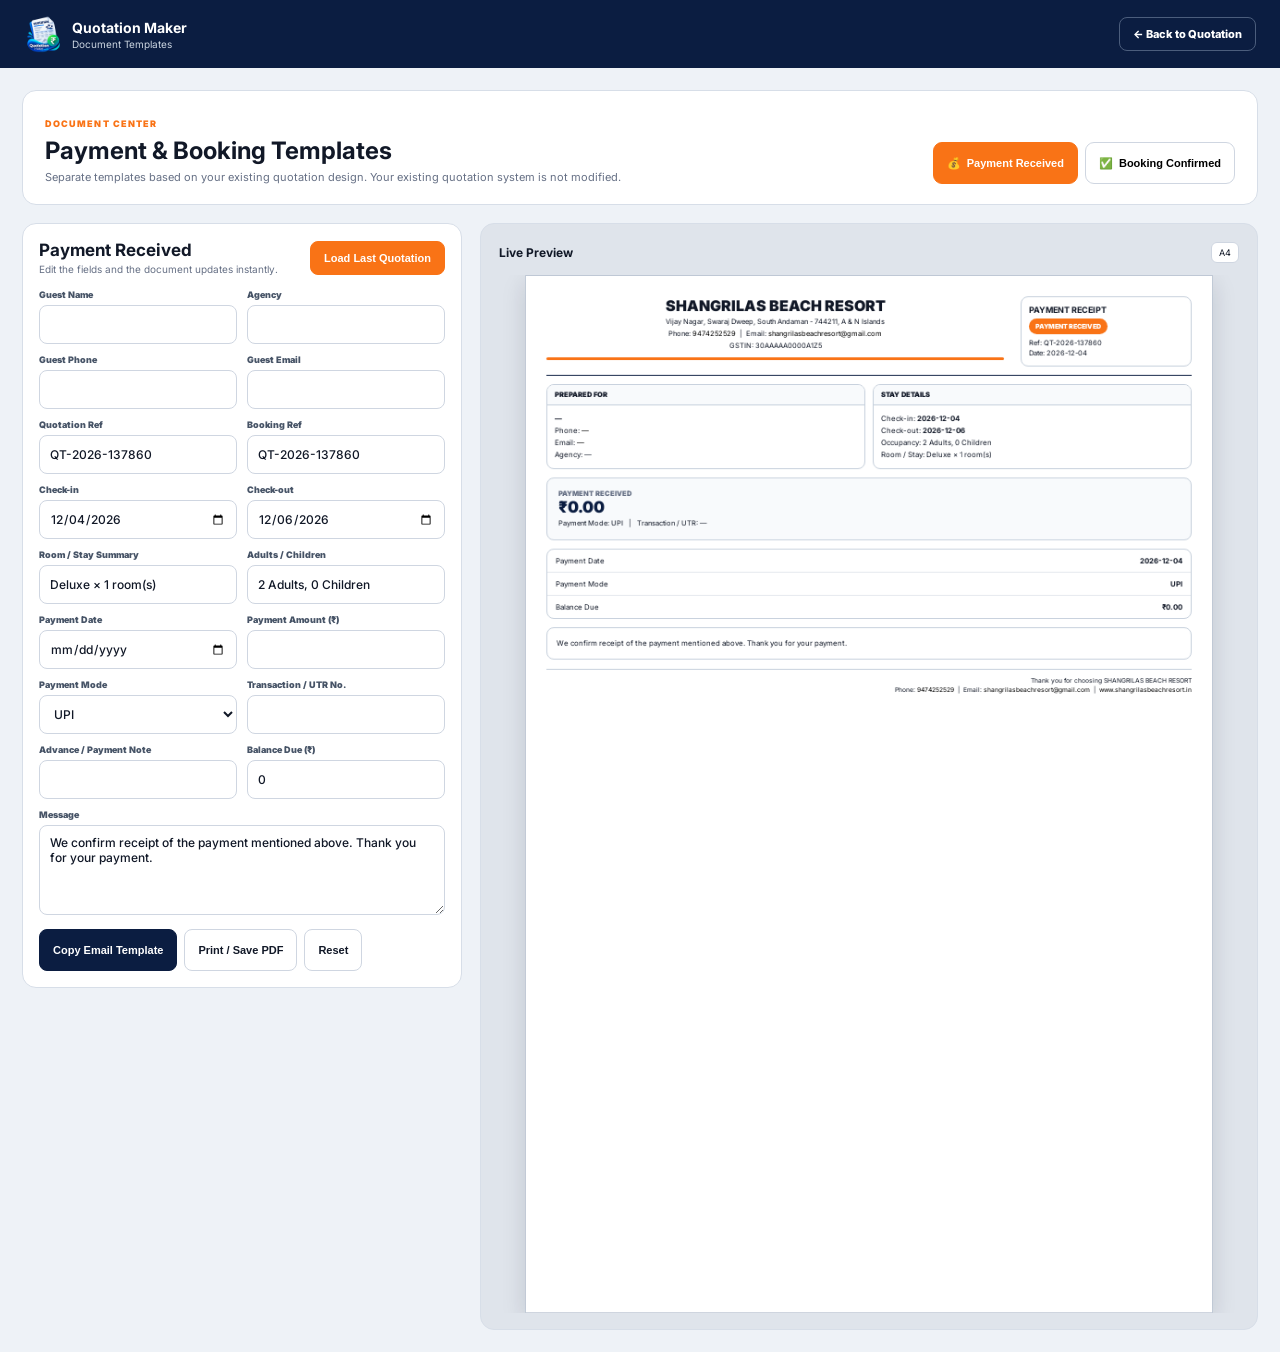
<file: templates/index.html>
<!doctype html>
<html lang="en">
<head>
<meta charset="utf-8"><meta name="viewport" content="width=device-width,initial-scale=1,viewport-fit=cover">
<title>Document Templates — Quotation Maker</title>
<link rel="icon" href="icon-192.png"><link rel="preconnect" href="https://fonts.googleapis.com"><link rel="preconnect" href="https://fonts.gstatic.com" crossorigin><link href="https://fonts.googleapis.com/css2?family=Inter:wght@400;500;600;700;800;900&display=swap" rel="stylesheet">
<link rel="stylesheet" href="styles.css">
</head>
<body>
<div class="app">
  <header class="topbar">
    <div class="brand"><img src="icon-192.png"><div><strong>Quotation Maker</strong><span>Document Templates</span></div></div>
    <a class="back" href="../index.html">← Back to Quotation</a>
  </header>
  <main>
    <section class="hero"><div><span class="eyebrow">DOCUMENT CENTER</span><h1>Payment & Booking Templates</h1><p>Separate templates based on your existing quotation design. Your existing quotation system is not modified.</p></div><div class="tabs" role="tablist"><button class="tab active" type="button" data-template="payment">💰 <span>Payment Received</span></button><button class="tab" type="button" data-template="confirmed">✅ <span>Booking Confirmed</span></button></div></section>
    <div class="workspace">
      <section class="editor">
        <div class="panel-head"><div><h2 id="formTitle">Payment Received</h2><p>Edit the fields and the document updates instantly.</p></div><button class="btn orange" id="loadLast">Load Last Quotation</button></div>
        <div class="form-grid">
          <label>Guest Name<input id="guest"></label><label>Agency<input id="agency"></label>
          <label>Guest Phone<input id="phone"></label><label>Guest Email<input id="email" type="email"></label>
          <label>Quotation Ref<input id="quoteRef"></label><label>Booking Ref<input id="bookingRef"></label>
          <label>Check-in<input id="checkin" type="date"></label><label>Check-out<input id="checkout" type="date"></label>
          <label>Room / Stay Summary<input id="room"></label><label>Adults / Children<input id="occupancy"></label>
          <label>Payment Date<input id="paymentDate" type="date"></label><label>Payment Amount (₹)<input id="paymentAmount" type="number" min="0" step="0.01"></label>
          <label>Payment Mode<select id="paymentMode"><option>UPI</option><option>Bank Transfer</option><option>Cash</option><option>Card</option><option>Other</option></select></label><label>Transaction / UTR No.<input id="transaction"></label>
          <label>Advance / Payment Note<input id="paymentNote"></label><label>Balance Due (₹)<input id="balance" type="number" min="0" step="0.01"></label>
          <label class="full">Message<textarea id="message"></textarea></label>
        </div>
        <div class="actions"><button class="btn dark" id="copyEmail">Copy Email Template</button><button class="btn" id="print">Print / Save PDF</button><button class="btn" id="reset">Reset</button></div>
      </section>
      <aside class="preview"><div class="preview-head"><strong>Live Preview</strong><span>A4</span></div><div id="document" class="document"></div></aside>
    </div>
  </main>
</div>
<script src="app.js"></script>
</body>
</html>
</file>
<file: templates/styles.css>
*{box-sizing:border-box}body{margin:0;background:#eef2f7;color:#111827;font-family:Inter,Arial,sans-serif}.app{min-height:100vh}.topbar{height:68px;background:#0b1d41;color:#fff;display:flex;align-items:center;justify-content:space-between;padding:0 24px}.brand{display:flex;align-items:center;gap:10px}.brand img{width:38px;height:38px;border-radius:9px}.brand strong{display:block;font-size:14px}.brand span{display:block;font-size:10px;color:#cbd5e1;margin-top:2px}.back{color:#fff;text-decoration:none;border:1px solid #4b5d7c;border-radius:8px;padding:9px 13px;font-size:11px;font-weight:800}main{max-width:1500px;margin:auto;padding:22px}.hero{background:#fff;border:1px solid #d7dee8;border-radius:14px;padding:20px 22px;display:flex;justify-content:space-between;gap:20px;align-items:end}.eyebrow{font-size:9px;font-weight:900;color:#f97316;letter-spacing:.12em}.hero h1{margin:5px 0;font-size:24px}.hero p{margin:0;color:#667085;font-size:11px}.tabs{display:flex;gap:7px;flex-wrap:wrap}.tab{border:1px solid #cfd6e1;background:#fff;border-radius:9px;padding:10px 13px;font-weight:800;font-size:11px;cursor:pointer}.tab.active{background:#f97316;border-color:#f97316;color:#fff}.workspace{display:grid;grid-template-columns:minmax(440px,1fr) minmax(420px,794px);gap:18px;margin-top:18px;align-items:start}.editor,.preview{background:#fff;border:1px solid #d7dee8;border-radius:14px;padding:16px}.preview{position:sticky;top:15px;background:#dfe4eb}.preview-head{display:flex;justify-content:space-between;align-items:center;padding:2px 2px 12px;font-size:12px}.preview-head span{font-size:9px;background:#fff;border:1px solid #cfd6e1;padding:4px 7px;border-radius:6px}.panel-head{display:flex;justify-content:space-between;gap:10px;align-items:center;margin-bottom:14px}.panel-head h2{font-size:17px;margin:0}.panel-head p{font-size:10px;color:#667085;margin:3px 0 0}.btn{border:1px solid #cfd6e1;background:#fff;color:#111827;border-radius:8px;padding:10px 13px;font-size:11px;font-weight:800;cursor:pointer}.btn.dark{background:#0b1d41;color:#fff;border-color:#0b1d41}.btn.orange{background:#f97316;color:#fff;border-color:#f97316}.actions{display:flex;gap:7px;flex-wrap:wrap;margin-top:14px}.form-grid{display:grid;grid-template-columns:1fr 1fr;gap:10px}.form-grid label{display:grid;gap:5px;font-size:9px;font-weight:900;color:#475467}.form-grid .full{grid-column:1/-1}.form-grid input,.form-grid select,.form-grid textarea{width:100%;min-height:39px;border:1px solid #cfd6e1;border-radius:8px;background:#fff;padding:9px 10px;font:500 12px Inter,Arial,sans-serif;color:#111827;outline:none}.form-grid textarea{min-height:90px;resize:vertical}.document{display:flex;justify-content:center}.sheet{width:794px;min-height:1123px;background:#fff;border:1px solid #bfc8d5;padding:22px;color:#111827;font-family:Inter,Arial,sans-serif;box-shadow:0 8px 25px rgba(15,23,42,.14)}.qtop{display:grid;grid-template-columns:1fr 185px;gap:18px;border-bottom:1px solid #0b1d41;padding-bottom:9px}.qtop>div:first-child{text-align:center}.brandtitle{font-size:16px;font-weight:900;white-space:nowrap;overflow:hidden}.small{font-size:7.5px;line-height:11px;margin-top:2px}.refbox{border:1px solid #c6d0dc;border-radius:8px;padding:8px;font-size:7.5px;line-height:11px}.refbox strong{font-size:9px;display:block}.badge{display:inline-block;background:#f97316;color:#fff;border-radius:999px;padding:3px 7px;font-size:7px;font-weight:900;margin:4px 0}.grid2{display:grid;grid-template-columns:1fr 1fr;gap:8px;margin-top:9px}.box{border:1px solid #c6d0dc;border-radius:8px;overflow:hidden}.boxtitle{background:#f8fafc;border-bottom:1px solid #c6d0dc;padding:6px 8px;font-size:7.5px;font-weight:900}.body{padding:8px;font-size:7.8px;line-height:13px}.highlight{margin-top:9px;background:#f8fafc;border:1px solid #c6d0dc;border-radius:8px;padding:12px}.highlight .big{font-size:17px;font-weight:900;color:#0b1d41}.highlight .label{font-size:7.5px;font-weight:900;color:#667085}.rows{margin-top:9px;border:1px solid #c6d0dc;border-radius:8px;overflow:hidden}.row{display:grid;grid-template-columns:1fr auto;padding:7px 9px;border-top:1px solid #e3e7ed;font-size:7.8px}.row:first-child{border-top:0}.row strong{text-align:right}.message{margin-top:9px;border:1px solid #c6d0dc;border-radius:8px;padding:10px;font-size:7.8px;line-height:13px;white-space:pre-wrap}.footer{border-top:1px solid #c6d0dc;margin-top:10px;padding-top:7px;text-align:right;font-size:6.7px;line-height:10px}.orange-line{height:3px;background:#f97316;margin-top:7px;border-radius:2px}.no-link{color:#111827!important;text-decoration:none!important}.signature{max-width:130px;max-height:45px;display:block;margin:6px 0 0 auto}.banner{width:100%;max-height:95px;object-fit:cover;border:1px solid #c6d0dc;border-radius:6px;margin-top:9px;display:block}@media(max-width:1000px){.workspace{grid-template-columns:1fr}.preview{position:static}.document{overflow:auto;justify-content:flex-start}.hero{display:block}.tabs{margin-top:12px}}@media(max-width:650px){main{padding:10px}.topbar{padding:0 12px}.back{font-size:9px;padding:8px}.form-grid{grid-template-columns:1fr}.form-grid .full{grid-column:auto}.editor,.preview{padding:11px}.sheet{flex:none}.panel-head{display:block}.panel-head .btn{margin-top:9px}.actions .btn{flex:1}}@media print{body{background:#fff}.topbar,.hero,.editor,.preview-head{display:none!important}.preview{display:block;border:0;padding:0;background:#fff}.document{display:block}.sheet{box-shadow:none;border:0;width:794px;padding:15mm}@page{size:A4;margin:0}}

/* V21 mobile responsive template UI */
html,body{width:100%;min-width:0;overflow-x:hidden}.app{width:100%;min-width:0}.topbar{gap:10px}.brand{min-width:0}.brand>div{min-width:0}.brand strong,.brand span{overflow:hidden;text-overflow:ellipsis;white-space:nowrap}.back{white-space:nowrap;flex:0 0 auto}.hero{min-width:0}.hero>div:first-child{min-width:0}.tabs{width:100%;max-width:520px}.tab{display:flex;align-items:center;justify-content:center;gap:6px;min-height:42px}.workspace{min-width:0}.editor,.preview{min-width:0}.form-grid{min-width:0}.form-grid label{min-width:0}.preview{overflow:hidden}.document{width:100%;overflow:hidden;min-width:0}.sheet{transform-origin:top center;will-change:transform}.actions{align-items:stretch}.actions .btn{min-height:42px}
@media(max-width:700px){
  .topbar{height:auto;min-height:62px;padding:10px 12px;align-items:center}
  .brand img{width:34px;height:34px}.brand strong{font-size:12px}.brand span{font-size:9px}.back{font-size:9px;padding:8px 9px}
  main{padding:10px}.hero{padding:15px}.hero h1{font-size:20px;line-height:1.2}.hero p{font-size:10px;line-height:1.45}
  .tabs{display:grid;grid-template-columns:1fr 1fr;gap:8px;margin-top:14px;max-width:none}.tab{width:100%;padding:10px 8px;font-size:10px;white-space:normal}
  .workspace{display:flex;flex-direction:column;gap:12px;margin-top:12px}.editor,.preview{width:100%;padding:11px;border-radius:12px}.panel-head{gap:8px}.panel-head h2{font-size:16px}.panel-head p{font-size:9px;line-height:1.4}
  .form-grid{grid-template-columns:1fr;gap:9px}.form-grid .full{grid-column:auto}.form-grid input,.form-grid select,.form-grid textarea{min-height:42px;font-size:13px}.form-grid textarea{min-height:100px}
  .actions{display:grid;grid-template-columns:1fr;gap:8px}.actions .btn{width:100%;flex:none}
  .preview{background:#e8edf3}.preview-head{padding:2px 2px 9px}.document{display:block;padding:0;overflow:hidden}
  .sheet{width:794px;max-width:none;min-height:1123px;margin:0 auto;transform-origin:top center}
}
@media(max-width:420px){
  .brand{gap:7px}.brand img{width:31px;height:31px}.back{font-size:8px;padding:7px 8px}.hero{padding:13px}.hero h1{font-size:18px}.tabs{grid-template-columns:1fr;gap:7px}.tab{min-height:44px;font-size:11px}
  .editor,.preview{padding:9px}.btn{font-size:10px;padding:10px 11px}.sheet{width:794px}
}
@media(min-width:701px){.tabs{width:auto}.workspace{min-width:0}}
@media print{.sheet{transform:none!important}.document{height:auto!important;width:auto!important}}

/* V23: strict mobile layout for the template app and its on-screen preview */
.no-link{color:#000000!important;text-decoration:none!important;-webkit-text-decoration:none!important;-webkit-text-fill-color:#000000!important}
.preview{overflow:hidden}
.document{max-width:100%;}
@media(max-width:700px){
  .document{padding:0 2px;overflow:hidden;display:flex;justify-content:center;align-items:flex-start}
  .sheet{margin:0;}
  .hero .tabs{width:100%;}
  .tab{min-width:0;overflow:hidden;text-overflow:ellipsis;}
}
</file>
